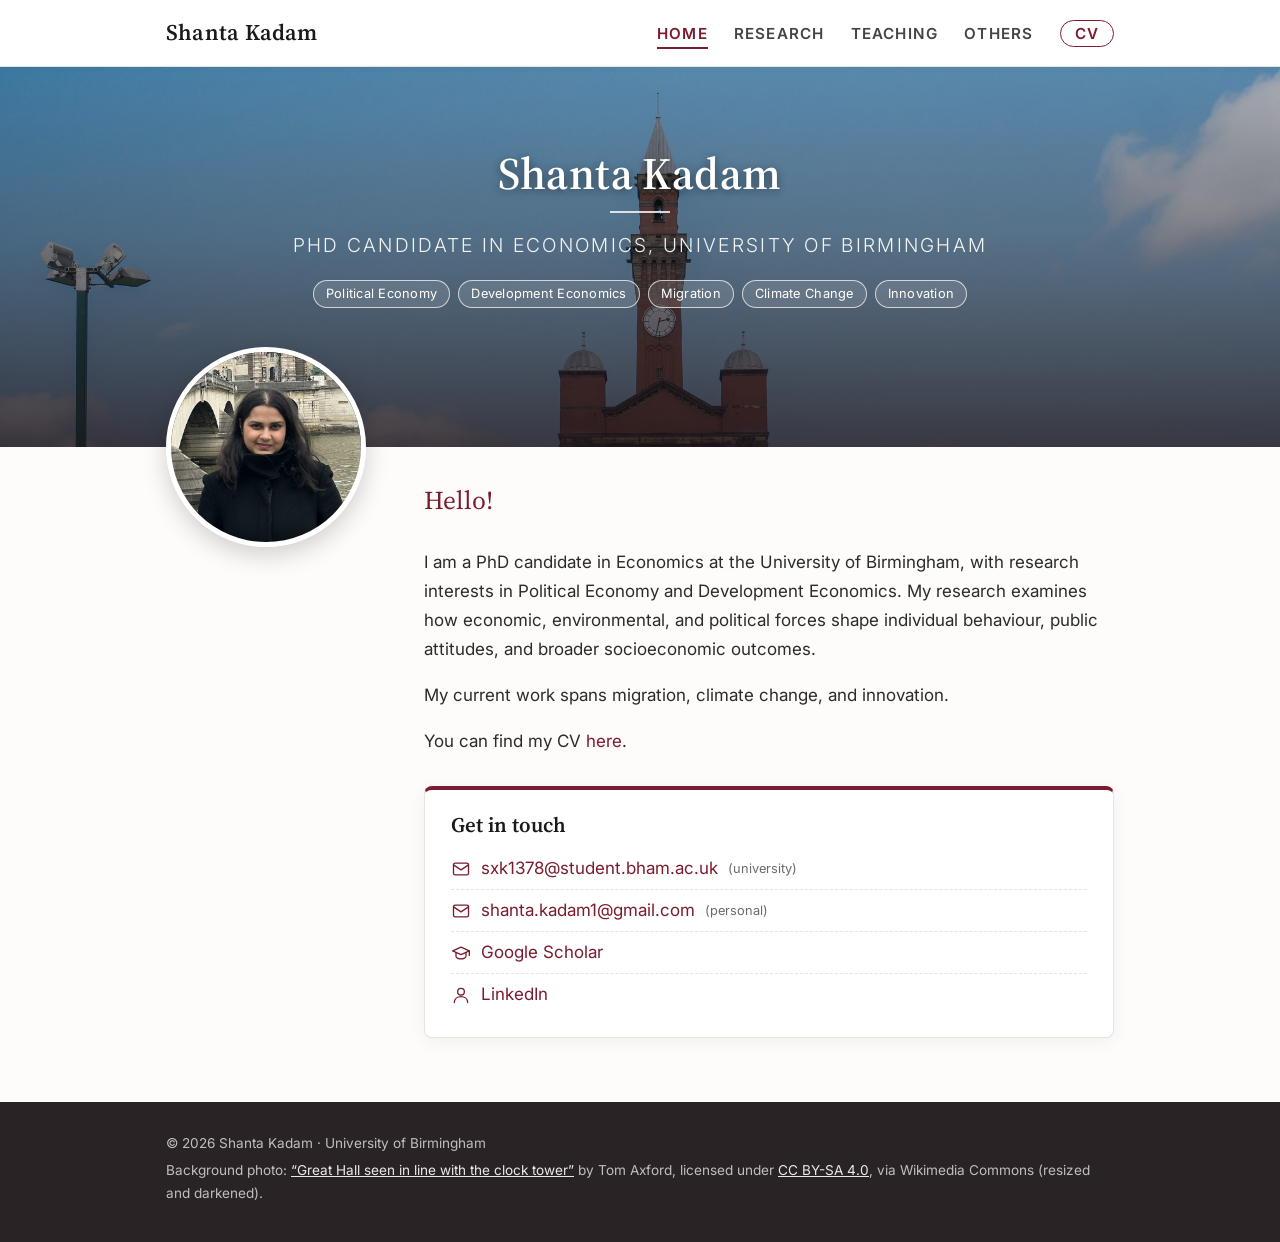
<file: index.html>
<!DOCTYPE html>
<html lang="en">
<head>
  <meta charset="utf-8">
  <meta name="viewport" content="width=device-width, initial-scale=1">
  <title>Shanta Kadam | Website</title>
  <meta name="description" content="Shanta Kadam, PhD candidate in Economics at the University of Birmingham. Political Economy and Development Economics.">
  <meta property="og:title" content="Shanta Kadam">
  <meta property="og:description" content="Shanta Kadam, PhD candidate in Economics at the University of Birmingham. Political Economy and Development Economics.">
  <meta property="og:image" content="https://shantakadam.github.io/images/profile.jpg">
  <meta property="og:image:width" content="600">
  <meta property="og:image:height" content="600">
  <meta property="og:url" content="https://shantakadam.github.io/">
  <meta property="og:type" content="website">
  <link rel="preconnect" href="https://fonts.googleapis.com">
  <link rel="preconnect" href="https://fonts.gstatic.com" crossorigin>
  <link href="https://fonts.googleapis.com/css2?family=Inter:wght@300;400;600&family=Source+Serif+4:opsz,wght@8..60,600&display=swap" rel="stylesheet">
  <link rel="stylesheet" href="style.css">
  <link rel="icon" type="image/png" href="images/apple-touch-icon.png">
  <link rel="apple-touch-icon" href="images/apple-touch-icon.png">
  <meta property="og:site_name" content="Shanta Kadam">

<script type="application/ld+json">
{
  "@context": "https://schema.org",
  "@type": "WebSite",
  "name": "Shanta Kadam",
  "url": "https://shantakadam.github.io/"
}
</script>
</head>
<body class="home">

  <header class="site-header">
    <nav class="nav">
      <a class="site-name" href="index.html">Shanta Kadam</a>
      <ul>
        <li><a class="active" href="index.html">Home</a></li>
        <li><a href="research.html">Research</a></li>
        <li><a href="teaching.html">Teaching</a></li>
        <li><a href="others.html">Others</a></li>
        <li><a class="cv-link" href="https://www.dropbox.com/scl/fi/5ct789abuoomg5rw5s6fb/Shanta_Kadam_CV.pdf?rlkey=hafkaamub5hc568a7a1jq67f7&st=no5cn687&dl=0" target="_blank" rel="noopener">CV</a></li>
      </ul>
    </nav>
  </header>

  <!-- Full-width banner with campus photo (image: images/background.jpg) -->
  <section class="banner">
    <div class="banner-text">
      <h1>Shanta Kadam</h1>
      <p>PhD Candidate in Economics, University of Birmingham</p>
      <ul class="tags">
        <li>Political Economy</li>
        <li>Development Economics</li>
        <li>Migration</li>
        <li>Climate Change</li>
        <li>Innovation</li>
      </ul>
    </div>
  </section>

  <main>
    <div class="profile">
      <img class="profile-photo" src="images/profile.jpg" alt="Photo of Shanta Kadam" width="600" height="600">

      <div class="profile-text">
        <p>Hello!</p>

        <p>I am a PhD candidate in Economics at the University of Birmingham, with research interests in Political Economy and Development Economics. My research examines how economic, environmental, and political forces shape individual behaviour, public attitudes, and broader socioeconomic outcomes.</p>

        <p>My current work spans migration, climate change, and innovation.</p>

        <p>You can find my CV <a href="https://www.dropbox.com/scl/fi/5ct789abuoomg5rw5s6fb/Shanta_Kadam_CV.pdf?rlkey=hafkaamub5hc568a7a1jq67f7&st=no5cn687&dl=0" target="_blank" rel="noopener">here</a>.</p>

        <div class="contact">
          <h2>Get in touch</h2>
          <!-- Icons are inline SVG outlines; they take the accent colour from .contact .icon in style.css -->
          <ul>
            <li>
              <svg class="icon" viewBox="0 0 24 24" aria-hidden="true"><rect x="3" y="5" width="18" height="14" rx="2"/><path d="m3 7 9 6 9-6"/></svg>
              <a href="mailto:sxk1378@student.bham.ac.uk">sxk1378@student.bham.ac.uk</a> <span class="note">(university)</span>
            </li>
            <li>
              <svg class="icon" viewBox="0 0 24 24" aria-hidden="true"><rect x="3" y="5" width="18" height="14" rx="2"/><path d="m3 7 9 6 9-6"/></svg>
              <a href="mailto:shanta.kadam1@gmail.com">shanta.kadam1@gmail.com</a> <span class="note">(personal)</span>
            </li>
            <li>
              <svg class="icon" viewBox="0 0 24 24" aria-hidden="true"><path d="M2 9.5 12 5l10 4.5L12 14z"/><path d="M6 11.5V16c0 1.5 2.7 3 6 3s6-1.5 6-3v-4.5M22 9.5V15"/></svg>
              <a href="https://scholar.google.com/citations?user=Nujo5nwAAAAJ&amp;hl=en" target="_blank" rel="noopener">Google Scholar</a>
            </li>
            <li>
              <svg class="icon" viewBox="0 0 24 24" aria-hidden="true"><circle cx="12" cy="8" r="4"/><path d="M4 21c0-4.4 3.6-7 8-7s8 2.6 8 7"/></svg>
              <a href="https://www.linkedin.com/in/shanta-kadam-22720195/" target="_blank" rel="noopener">LinkedIn</a>
            </li>
          </ul>
        </div>
      </div>
    </div>
  </main>

  <footer class="site-footer">
    <div class="inner">
      <p>&copy; 2026 Shanta Kadam &middot; University of Birmingham</p>
      <p>Background photo: <a href="https://commons.wikimedia.org/wiki/File:Great_Hall_seen_in_line_with_the_clock_tower.jpg" target="_blank" rel="noopener">&ldquo;Great Hall seen in line with the clock tower&rdquo;</a> by Tom Axford, licensed under <a href="https://creativecommons.org/licenses/by-sa/4.0/" target="_blank" rel="noopener">CC BY-SA 4.0</a>, via Wikimedia Commons (resized and darkened).</p>
    </div>
  </footer>

</body>
</html>
</file>
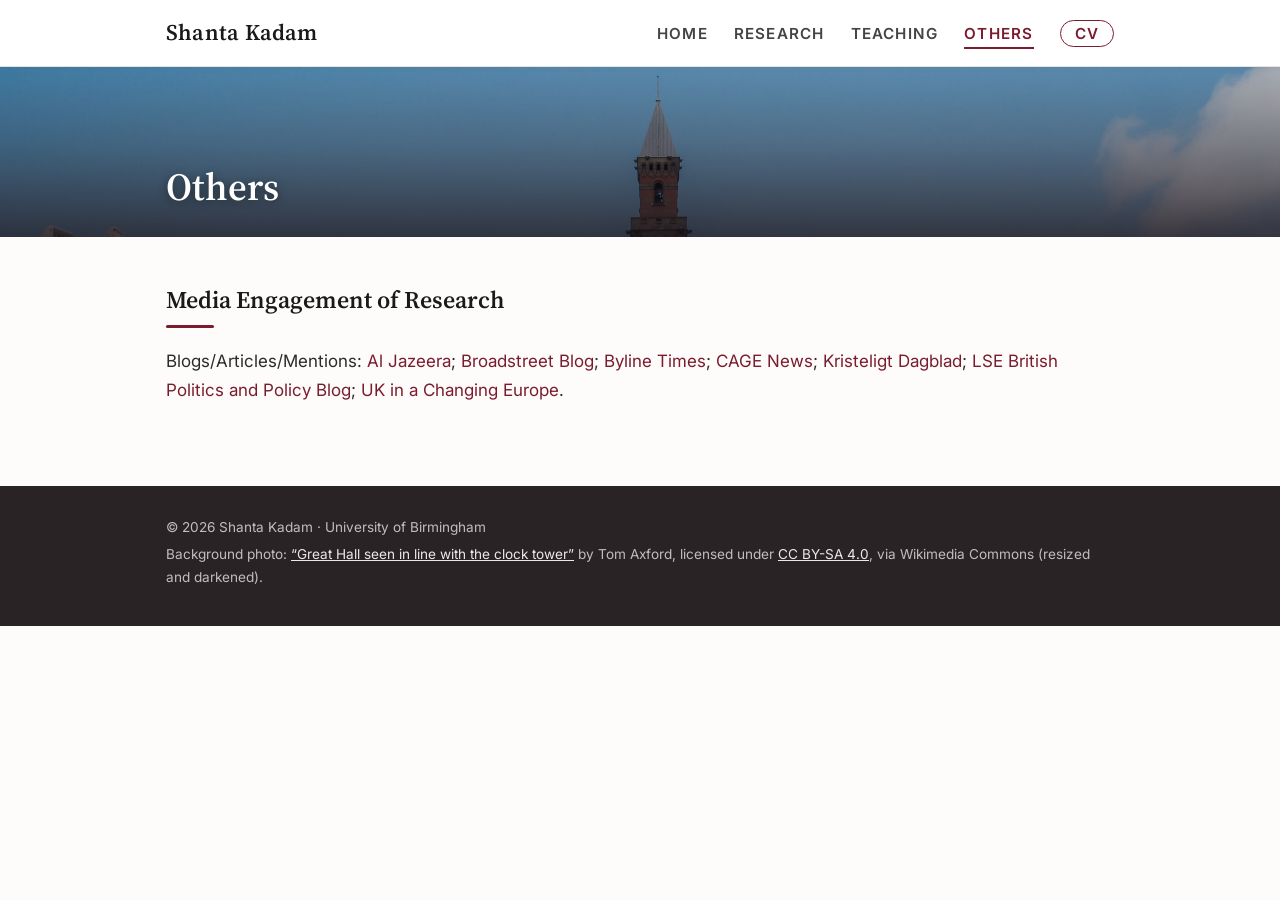
<file: others.html>
<!DOCTYPE html>
<html lang="en">
<head>
  <meta charset="utf-8">
  <meta name="viewport" content="width=device-width, initial-scale=1">
  <title>Others | Shanta Kadam</title>
  <link rel="preconnect" href="https://fonts.googleapis.com">
  <link rel="preconnect" href="https://fonts.gstatic.com" crossorigin>
  <link href="https://fonts.googleapis.com/css2?family=Inter:wght@300;400;600&family=Source+Serif+4:opsz,wght@8..60,600&display=swap" rel="stylesheet">
  <link rel="stylesheet" href="style.css">
  <link rel="icon" type="image/png" href="images/apple-touch-icon.png">
  <link rel="apple-touch-icon" href="images/apple-touch-icon.png">
</head>
<body>

  <header class="site-header">
    <nav class="nav">
      <a class="site-name" href="index.html">Shanta Kadam</a>
      <ul>
        <li><a href="index.html">Home</a></li>
        <li><a href="research.html">Research</a></li>
        <li><a href="teaching.html">Teaching</a></li>
        <li><a class="active" href="others.html">Others</a></li>
        <li><a class="cv-link" href="https://www.dropbox.com/scl/fi/ib3p3w41q0riw71sym0ad/CV.pdf?rlkey=x4dztig8gu17dkmpxzn258iok&amp;st=8f76h1o7&amp;dl=0" target="_blank" rel="noopener">CV</a></li>
      </ul>
    </nav>
  </header>

  <section class="page-banner">
    <h1>Others</h1>
  </section>

  <main>

    <h2>Media Engagement of Research</h2>
    <p>Blogs/Articles/Mentions: <a href="https://www.aljazeera.com/news/2025/9/24/how-effective-is-uks-one-in-one-out-migrant-deal-with-france-so-far" target="_blank" rel="noopener">Al Jazeera</a>; <a href="https://www.broadstreet.blog/p/some-hpe-job-market-candidates" target="_blank" rel="noopener">Broadstreet Blog</a>; <a href="https://bylinetimes.com/2025/06/19/how-negative-media-headlines-about-small-boat-crossings-is-turning-brits-against-all-migrants/" target="_blank" rel="noopener">Byline Times</a>; <a href="https://warwick.ac.uk/fac/soc/economics/research/centres/cage/news/21-07-25-small_boats_big_waves_how_channel_crossings_are_shaping_attitudes_to_immigration/" target="_blank" rel="noopener">CAGE News</a>; <a href="https://www.kristeligt-dagblad.dk/udland/aftale-mellem-frankrig-og-storbritannien-skal-bremse-migrantstroem-over-kanalen" target="_blank" rel="noopener">Kristeligt Dagblad</a>; <a href="https://blogs.lse.ac.uk/politicsandpolicy/small-boat-crossings-have-a-disproportionate-impact-on-immigration-attitudes/" target="_blank" rel="noopener">LSE British Politics and Policy Blog</a>; <a href="https://ukandeu.ac.uk/how-small-boat-crossings-shift-public-opinion/" target="_blank" rel="noopener">UK in a Changing Europe</a>.</p>
  </main>

  <footer class="site-footer">
    <div class="inner">
      <p>&copy; 2026 Shanta Kadam &middot; University of Birmingham</p>
      <p>Background photo: <a href="https://commons.wikimedia.org/wiki/File:Great_Hall_seen_in_line_with_the_clock_tower.jpg" target="_blank" rel="noopener">&ldquo;Great Hall seen in line with the clock tower&rdquo;</a> by Tom Axford, licensed under <a href="https://creativecommons.org/licenses/by-sa/4.0/" target="_blank" rel="noopener">CC BY-SA 4.0</a>, via Wikimedia Commons (resized and darkened).</p>
    </div>
  </footer>

</body>
</html>
</file>
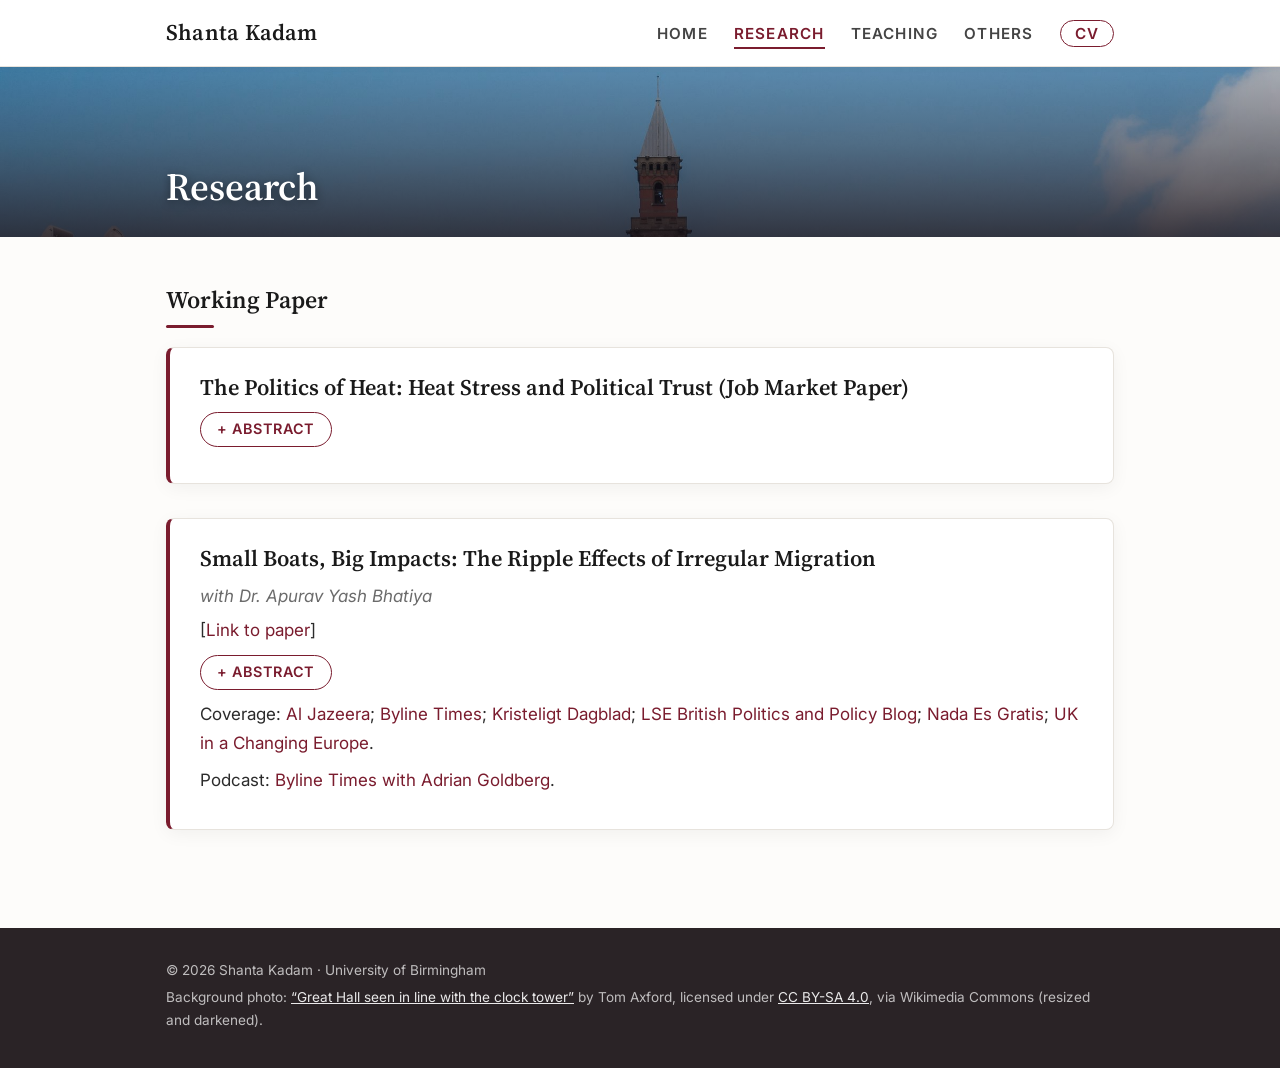
<file: research.html>
<!DOCTYPE html>
<html lang="en">
<head>
  <meta charset="utf-8">
  <meta name="viewport" content="width=device-width, initial-scale=1">
  <title>Research | Shanta Kadam</title>
  <link rel="preconnect" href="https://fonts.googleapis.com">
  <link rel="preconnect" href="https://fonts.gstatic.com" crossorigin>
  <link href="https://fonts.googleapis.com/css2?family=Inter:wght@300;400;600&family=Source+Serif+4:opsz,wght@8..60,600&display=swap" rel="stylesheet">
  <link rel="stylesheet" href="style.css">
  <link rel="icon" type="image/png" href="images/apple-touch-icon.png">
  <link rel="apple-touch-icon" href="images/apple-touch-icon.png">
</head>
<body>

  <header class="site-header">
    <nav class="nav">
      <a class="site-name" href="index.html">Shanta Kadam</a>
      <ul>
        <li><a href="index.html">Home</a></li>
        <li><a class="active" href="research.html">Research</a></li>
        <li><a href="teaching.html">Teaching</a></li>
        <li><a href="others.html">Others</a></li>
        <li><a class="cv-link" href="https://www.dropbox.com/scl/fi/ib3p3w41q0riw71sym0ad/CV.pdf?rlkey=x4dztig8gu17dkmpxzn258iok&amp;st=8f76h1o7&amp;dl=0" target="_blank" rel="noopener">CV</a></li>
      </ul>
    </nav>
  </header>

  <section class="page-banner">
    <h1>Research</h1>
  </section>

  <main>

    <h2>Working Paper</h2>

    
<!-- ===== PAPER START ===== -->
<div class="paper">
  <h3>The Politics of Heat: Heat Stress and Political Trust (Job Market Paper)</h3>

  <details>
    <summary>Abstract</summary>
    <p>
      Extreme temperatures are becoming an increasingly common feature of the UK climate, with consequences extending beyond effects on health and economic activity. This paper examines whether recent heat exposure shapes political trust. By linking the British Election Study panel data to a high-resolution constituency-level daily weather data, I exploit within-individual variation in exposure to local temperatures over time. I find that exposure to temperatures above 25&deg;C over the preceding week reduces trust in Members of Parliament, with larger declines following more sustained period of heat. The decline is more pronounced amongst respondents with lower levels of education. In contrast, I find that temperature exposure does not affect trust in respondents’ own MP or satisfaction with democracy, suggesting that the decline is concentrated in evaluations of MPs as a political class. These findings suggest that sustained heat can influence how citizens evaluate political representatives, highlighting an important political consequence of increasingly frequent high-temperature exposure.
    </p>
  </details>
</div>
<!-- ===== PAPER END ===== -->


    <!-- ===== PAPER START (copy from here to PAPER END to add a new paper) ===== -->
    <div class="paper">
      <h3>Small Boats, Big Impacts: The Ripple Effects of Irregular Migration</h3>
          <p class="authors">with Dr. Apurav Yash Bhatiya </p>
      <p class="links">[<a href="https://warwick.ac.uk/fac/soc/economics/research/centres/cage/manage/publications/wp757.2025.pdf" target="_blank" rel="noopener">Link to paper</a>]</p>

      <details>
        <summary>Abstract</summary>
        <p>This paper examines how highly visible irregular migration influences immigration attitudes. Using high-frequency data on small boat crossings from 2018 to 2024 linked with British Election Study panel data, we exploit variation in survey timing to identify short-term effects. Recent arrivals reduce support for immigration, especially among right-leaning media consumers. Left-leaning media can offset these effects, but only among respondents with low baseline concern. Perceived increases in immigration reinforce these patterns, consistent with confirmation bias. Small but salient events can disproportionately shape public sentiment through media framing and prior beliefs, helping explain recent policy tightening, even toward legal migration routes.</p>
      </details>

      <p>Coverage: <a href="https://www.aljazeera.com/news/2025/9/24/how-effective-is-uks-one-in-one-out-migrant-deal-with-france-so-far" target="_blank" rel="noopener">Al Jazeera</a>; <a href="https://bylinetimes.com/2025/06/19/how-negative-media-headlines-about-small-boat-crossings-is-turning-brits-against-all-migrants/" target="_blank" rel="noopener">Byline Times</a>; <a href="https://www.kristeligt-dagblad.dk/udland/aftale-mellem-frankrig-og-storbritannien-skal-bremse-migrantstroem-over-kanalen" target="_blank" rel="noopener">Kristeligt Dagblad</a>; <a href="https://blogs.lse.ac.uk/politicsandpolicy/small-boat-crossings-have-a-disproportionate-impact-on-immigration-attitudes/" target="_blank" rel="noopener">LSE British Politics and Policy Blog</a>; <a href="https://nadaesgratis.es/admin/por-que-nadie-consigue-detener-las-pateras" target="_blank" rel="noopener">Nada Es Gratis</a>; <a href="https://ukandeu.ac.uk/how-small-boat-crossings-shift-public-opinion/" target="_blank" rel="noopener">UK in a Changing Europe</a>.</p>

      <p>Podcast: <a href="https://open.spotify.com/episode/0opECo68rj6i1wQ2jSBaj3?si=ls4lgvDKQ8aAuFcxlyyHxQ&amp;nd=1&amp;dlsi=4f92b5b215bb474a" target="_blank" rel="noopener">Byline Times with Adrian Goldberg</a>.</p>
    </div>
    <!-- ===== PAPER END ===== -->

  </main>

  <footer class="site-footer">
    <div class="inner">
      <p>&copy; 2026 Shanta Kadam &middot; University of Birmingham</p>
      <p>Background photo: <a href="https://commons.wikimedia.org/wiki/File:Great_Hall_seen_in_line_with_the_clock_tower.jpg" target="_blank" rel="noopener">&ldquo;Great Hall seen in line with the clock tower&rdquo;</a> by Tom Axford, licensed under <a href="https://creativecommons.org/licenses/by-sa/4.0/" target="_blank" rel="noopener">CC BY-SA 4.0</a>, via Wikimedia Commons (resized and darkened).</p>
    </div>
  </footer>

</body>
</html>
</file>
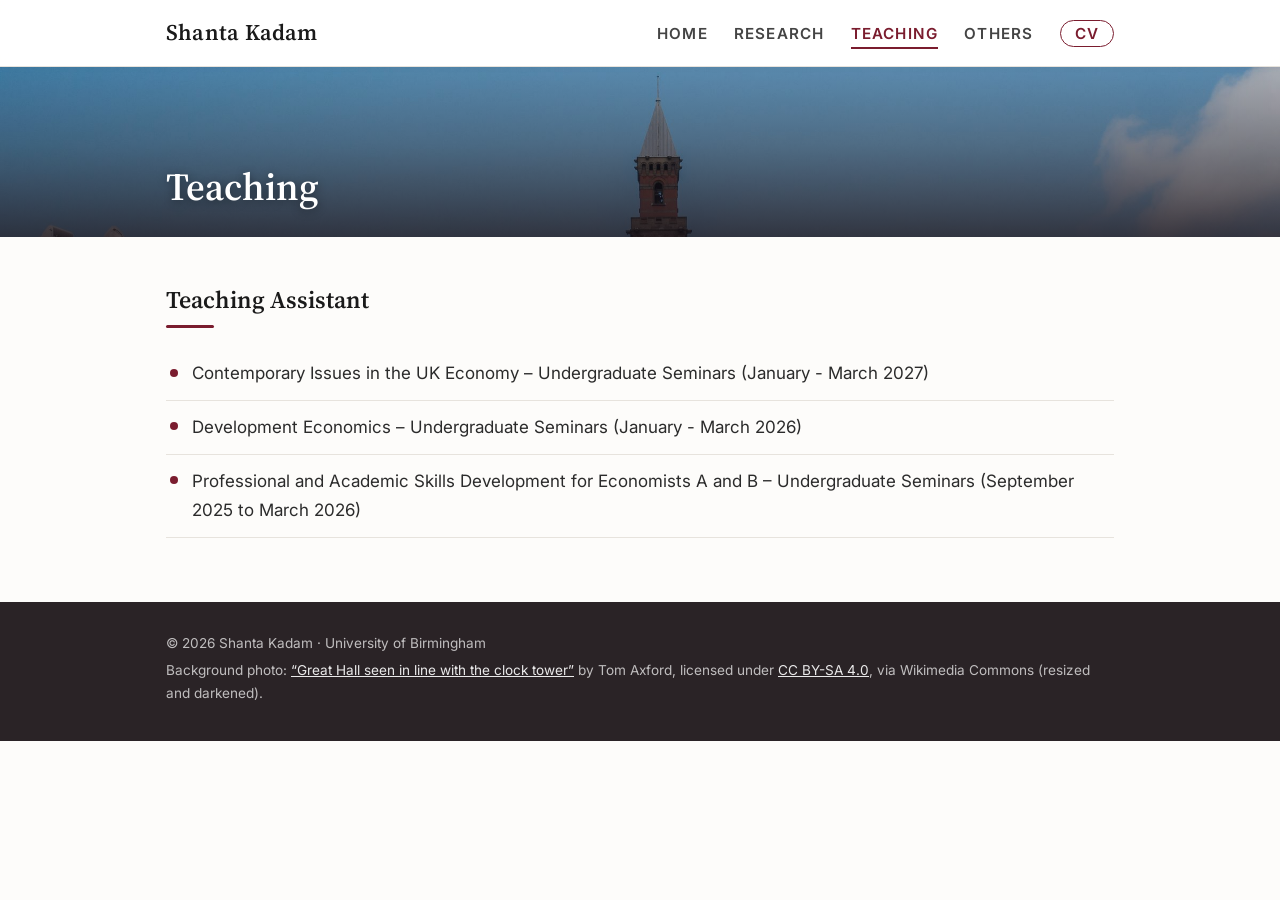
<file: teaching.html>
<!DOCTYPE html>
<html lang="en">
<head>
  <meta charset="utf-8">
  <meta name="viewport" content="width=device-width, initial-scale=1">
  <title>Teaching | Shanta Kadam</title>
  <link rel="preconnect" href="https://fonts.googleapis.com">
  <link rel="preconnect" href="https://fonts.gstatic.com" crossorigin>
  <link href="https://fonts.googleapis.com/css2?family=Inter:wght@300;400;600&family=Source+Serif+4:opsz,wght@8..60,600&display=swap" rel="stylesheet">
  <link rel="stylesheet" href="style.css">
  <link rel="icon" type="image/png" href="images/apple-touch-icon.png">
  <link rel="apple-touch-icon" href="images/apple-touch-icon.png">
</head>
<body>

  <header class="site-header">
    <nav class="nav">
      <a class="site-name" href="index.html">Shanta Kadam</a>
      <ul>
        <li><a href="index.html">Home</a></li>
        <li><a href="research.html">Research</a></li>
        <li><a class="active" href="teaching.html">Teaching</a></li>
        <li><a href="others.html">Others</a></li>
        <li><a class="cv-link" href="https://www.dropbox.com/scl/fi/ib3p3w41q0riw71sym0ad/CV.pdf?rlkey=x4dztig8gu17dkmpxzn258iok&amp;st=8f76h1o7&amp;dl=0" target="_blank" rel="noopener">CV</a></li>
      </ul>
    </nav>
  </header>

  <section class="page-banner">
    <h1>Teaching</h1>
  </section>

  <main>

    <h2>Teaching Assistant</h2>
    <ul class="plain-list">
      <li>Contemporary Issues in the UK Economy &ndash; Undergraduate Seminars (January - March 2027)</li>
      <li>Development Economics &ndash; Undergraduate Seminars (January - March 2026)</li>   
      <li>Professional and Academic Skills Development for Economists A and B &ndash; Undergraduate Seminars (September 2025 to March 2026)</li>
    </ul>
  </main>

  <footer class="site-footer">
    <div class="inner">
      <p>&copy; 2026 Shanta Kadam &middot; University of Birmingham</p>
      <p>Background photo: <a href="https://commons.wikimedia.org/wiki/File:Great_Hall_seen_in_line_with_the_clock_tower.jpg" target="_blank" rel="noopener">&ldquo;Great Hall seen in line with the clock tower&rdquo;</a> by Tom Axford, licensed under <a href="https://creativecommons.org/licenses/by-sa/4.0/" target="_blank" rel="noopener">CC BY-SA 4.0</a>, via Wikimedia Commons (resized and darkened).</p>
    </div>
  </footer>

</body>
</html>
</file>
<file: style.css>
/* ==========================================================
   Shanta Kadam — personal website stylesheet
   Colours are set once here; change them to restyle the site.
   Fonts (loaded in each page's <head> from Google Fonts):
   Source Serif 4 for headings, Inter for text
   (the previous fonts, Playfair Display and Source Sans 3, are kept as fallbacks).
   ========================================================== */

:root {
  --text: #2b2b2b;
  --muted: #6b6b6b;
  --accent: #7a1c2e;        /* deep academic maroon */
  --accent-hover: #4d0f1c;
  --accent-soft: #f6eef0;
  --line: #e7e3dd;
  --bg: #fdfcfa;            /* warm off-white page */
  --card: #ffffff;
  --max-width: 980px;
  /* Campus photo: dark overlay (lighter at the top so the sky shows) and crop position */
  --banner-overlay: linear-gradient(rgba(25, 15, 20, 0.10), rgba(25, 15, 20, 0.35) 45%, rgba(25, 15, 20, 0.75));
  --banner-position: center 8%;
  --serif: "Source Serif 4", "Playfair Display", Georgia, "Times New Roman", serif;
  --sans: "Inter", "Source Sans 3", "Segoe UI", Roboto, "Helvetica Neue", Arial, sans-serif;
}

* { box-sizing: border-box; }

html { -webkit-text-size-adjust: 100%; scroll-behavior: smooth; }

body {
  margin: 0;
  background: var(--bg);
  color: var(--text);
  font-family: var(--sans);
  font-size: 17px;
  line-height: 1.7;
}

h1, h2, h3 {
  font-family: var(--serif);
  font-weight: 600;
  line-height: 1.25;
  color: #1a1a1a;
}

h1 { font-size: 2.2rem; margin: 0 0 0.6em; }
h2 { font-size: 1.5rem; margin: 1.8em 0 0.8em; }
h3 { font-size: 1.25rem; margin: 0 0 0.4em; }

main > h2:first-child { margin-top: 0; }

/* Small maroon rule under section headings */
main h2::after {
  content: "";
  display: block;
  width: 48px;
  height: 3px;
  margin-top: 10px;
  background: var(--accent);
  border-radius: 2px;
}

a { color: var(--accent); text-decoration: none; transition: color 0.15s; }
a:hover, a:focus { color: var(--accent-hover); text-decoration: underline; }

img { max-width: 100%; height: auto; }

/* ---------- Top navigation bar ---------- */
/* Sticky (and slightly see-through) on desktop only: see the min-width rule below */
.site-header {
  position: relative;
  z-index: 10;
  background: #fff;
  border-bottom: 1px solid var(--line);
  box-shadow: 0 1px 8px rgba(0, 0, 0, 0.04);
}

.nav {
  max-width: var(--max-width);
  margin: 0 auto;
  padding: 14px 16px;
  display: flex;
  flex-wrap: wrap;
  align-items: center;
  justify-content: space-between;
  gap: 8px 24px;
}

.nav .site-name {
  font-family: var(--serif);
  font-size: 1.4rem;
  font-weight: 600;
  color: #1a1a1a;
  letter-spacing: 0.01em;
}
.nav .site-name:hover { text-decoration: none; color: var(--accent); }

.nav ul {
  list-style: none;
  margin: 0;
  padding: 0;
  display: flex;
  flex-wrap: wrap;
  gap: 4px 26px;
}

.nav ul a {
  color: #444;
  font-size: 0.95rem;
  font-weight: 600;
  letter-spacing: 0.08em;
  text-transform: uppercase;
  padding: 4px 0;
  border-bottom: 2px solid transparent;
}
.nav ul a:hover { color: var(--accent); text-decoration: none; border-bottom-color: var(--accent); }
.nav ul a.active { color: var(--accent); border-bottom-color: var(--accent); }

/* CV: outlined pill button that fills in on hover */
.nav ul a.cv-link {
  padding: 3px 14px;
  border: 1.5px solid var(--accent);
  border-radius: 999px;
  color: var(--accent);
  transition: background 0.15s, color 0.15s;
}
.nav ul a.cv-link:hover,
.nav ul a.cv-link:focus { background: var(--accent); color: #fff; }

@media (min-width: 761px) {
  .site-header {
    position: sticky;
    top: 0;
    background: rgba(255, 255, 255, 0.85);
    -webkit-backdrop-filter: blur(8px);
    backdrop-filter: blur(8px);
  }
}

/* ---------- Home page banner ---------- */
.banner {
  position: relative;
  min-height: 380px;
  display: flex;
  align-items: center;
  justify-content: center;
  text-align: center;
  /* The overlay (first layer) keeps the white text readable. */
  background-image: var(--banner-overlay), url("images/background.jpg");
  background-size: cover;
  background-position: var(--banner-position);
  color: #fff;
}

.banner-text {
  padding: 40px 16px 100px;   /* extra bottom space for the overlapping photo */
}

.banner h1 {
  color: #fff;
  font-size: 2.8rem;
  margin: 0 0 0.2em;
  letter-spacing: 0.01em;
  text-shadow: 0 2px 10px rgba(0, 0, 0, 0.45);
}
.banner p {
  margin: 0;
  font-size: 1.2rem;
  font-weight: 300;
  letter-spacing: 0.12em;
  text-transform: uppercase;
  color: rgba(255, 255, 255, 0.92);
}
.banner p::before {
  content: "";
  display: block;
  width: 60px;
  height: 2px;
  margin: 0 auto 16px;
  background: rgba(255, 255, 255, 0.8);
}

/* Research-area chips under the title */
.tags {
  list-style: none;
  margin: 18px auto 0;
  padding: 0;
  max-width: 760px;
  display: flex;
  flex-wrap: wrap;
  justify-content: center;
  gap: 8px;
}
.tags li {
  padding: 3px 12px;
  border: 1px solid rgba(255, 255, 255, 0.7);
  border-radius: 999px;
  background: rgba(255, 255, 255, 0.12);
  color: #fff;
  font-size: 0.8rem;
  line-height: 1.6;
  letter-spacing: 0.02em;
}

/* Shorter banner used at the top of Research / Teaching / Others */
.page-banner {
  min-height: 170px;
  display: flex;
  align-items: flex-end;
  background-image: var(--banner-overlay), url("images/background.jpg");
  background-size: cover;
  background-position: var(--banner-position);
  color: #fff;
}
.page-banner h1 {
  width: 100%;
  max-width: var(--max-width);
  margin: 0 auto;
  padding: 0 16px 26px;
  color: #fff;
  font-size: 2.4rem;
  text-shadow: 0 2px 10px rgba(0, 0, 0, 0.45);
}

/* ---------- Page content ---------- */
main {
  max-width: var(--max-width);
  margin: 0 auto;
  padding: 48px 16px 64px;
}

/* Home: photo on the left (overlapping the banner), text on the right */
.home main { padding-top: 0; }

.profile {
  display: grid;
  grid-template-columns: 210px 1fr;
  gap: 48px;
  align-items: start;
}

.profile-photo {
  width: 200px;
  height: 200px;
  object-fit: cover;
  margin-top: -100px;          /* pulls the photo up over the banner */
  position: relative;
  border: 5px solid #fff;
  border-radius: 50%;
  box-shadow: 0 8px 24px rgba(0, 0, 0, 0.18);
  display: block;
}

.profile-text { padding-top: 32px; }
.profile-text p:first-child {
  margin-top: 0;
  font-family: var(--serif);
  font-size: 1.6rem;
  color: var(--accent);
}

.contact {
  margin-top: 1.8em;
  padding: 22px 26px;
  background: var(--card);
  border: 1px solid var(--line);
  border-top: 4px solid var(--accent);
  border-radius: 8px;
  box-shadow: 0 4px 18px rgba(0, 0, 0, 0.05);
}
.contact h2 { margin: 0 0 0.5em; font-size: 1.3rem; }
.contact h2::after { display: none; }
.contact ul { list-style: none; margin: 0; padding: 0; }
.contact li {
  display: flex;
  align-items: center;
  gap: 10px;
  padding: 6px 0;
  border-bottom: 1px dashed var(--line);
}
.contact li:last-child { border-bottom: 0; }
.contact li a { min-width: 0; overflow-wrap: anywhere; }
.contact .icon {
  flex: none;
  width: 20px;
  height: 20px;
  fill: none;
  stroke: var(--accent);
  stroke-width: 1.6;
  stroke-linecap: round;
  stroke-linejoin: round;
}
.contact .note { color: var(--muted); font-size: 0.8rem; white-space: nowrap; }

/* Research: one card per paper */
.paper {
  margin: 0 0 2em;
  padding: 26px 30px;
  background: var(--card);
  border: 1px solid var(--line);
  border-left: 4px solid var(--accent);
  border-radius: 8px;
  box-shadow: 0 4px 18px rgba(0, 0, 0, 0.05);
}
.paper h3 { font-size: 1.4rem; }
.paper .authors { color: var(--muted); font-style: italic; margin: 0 0 0.3em; }
.paper .links { margin: 0.2em 0 0.6em; }
.paper p { margin: 0.5em 0; }

details { margin: 0.6em 0; }
details summary {
  display: inline-block;
  cursor: pointer;
  padding: 4px 16px;
  border: 1px solid var(--accent);
  border-radius: 20px;
  color: var(--accent);
  font-size: 0.9rem;
  font-weight: 600;
  letter-spacing: 0.05em;
  text-transform: uppercase;
  list-style: none;
  transition: background 0.15s, color 0.15s;
}
details summary::-webkit-details-marker { display: none; }
details summary::before { content: "+ "; }
details[open] summary::before { content: "\2212 "; }
details summary:hover, details[open] summary { background: var(--accent); color: #fff; }
details[open] summary { margin-bottom: 0.6em; }
details p {
  text-align: justify;
  padding: 14px 18px;
  background: var(--accent-soft);
  border-radius: 6px;
}

/* Teaching / simple lists */
.plain-list {
  list-style: none;
  padding: 0;
  margin: 0;
}
.plain-list li {
  position: relative;
  margin: 0;
  padding: 12px 0 12px 26px;
  border-bottom: 1px solid var(--line);
}
.plain-list li::before {
  content: "";
  position: absolute;
  left: 4px;
  top: 1.25em;
  width: 8px;
  height: 8px;
  border-radius: 50%;
  background: var(--accent);
}

/* ---------- Footer ---------- */
.site-footer {
  background: #2a2326;
  color: rgba(255, 255, 255, 0.7);
  font-size: 0.85rem;
}
.site-footer .inner {
  max-width: var(--max-width);
  margin: 0 auto;
  padding: 26px 16px 32px;
}
.site-footer p { margin: 0.3em 0; }
.site-footer a { color: rgba(255, 255, 255, 0.9); text-decoration: underline; }
.site-footer a:hover { color: #fff; }

/* ---------- Mobile ---------- */
@media (max-width: 760px) {
  body { font-size: 16px; }
  .nav { justify-content: center; text-align: center; }
  .nav ul { justify-content: center; gap: 4px 14px; }
  .nav ul a { font-size: 0.85rem; letter-spacing: 0.05em; }
  .nav ul a.cv-link { padding: 2px 10px; }
  .banner { min-height: 260px; }
  .banner-text { padding: 24px 16px 64px; }
  .banner h1 { font-size: 2.1rem; }
  .banner p { font-size: 0.85rem; }
  .banner p::before { margin-bottom: 10px; }
  .tags { margin-top: 12px; gap: 6px; }
  .tags li { font-size: 0.72rem; padding: 2px 10px; }
  .page-banner { min-height: 120px; }
  .page-banner h1 { padding-bottom: 18px; font-size: 1.9rem; }
  .profile { grid-template-columns: 1fr; gap: 8px; }
  .profile-photo { width: 170px; height: 170px; margin: -56px auto 0; }
  .contact .note { display: none; }
  .profile-text { padding-top: 16px; }
  .paper { padding: 20px 18px; }
  details p { text-align: left; }
}
</file>
